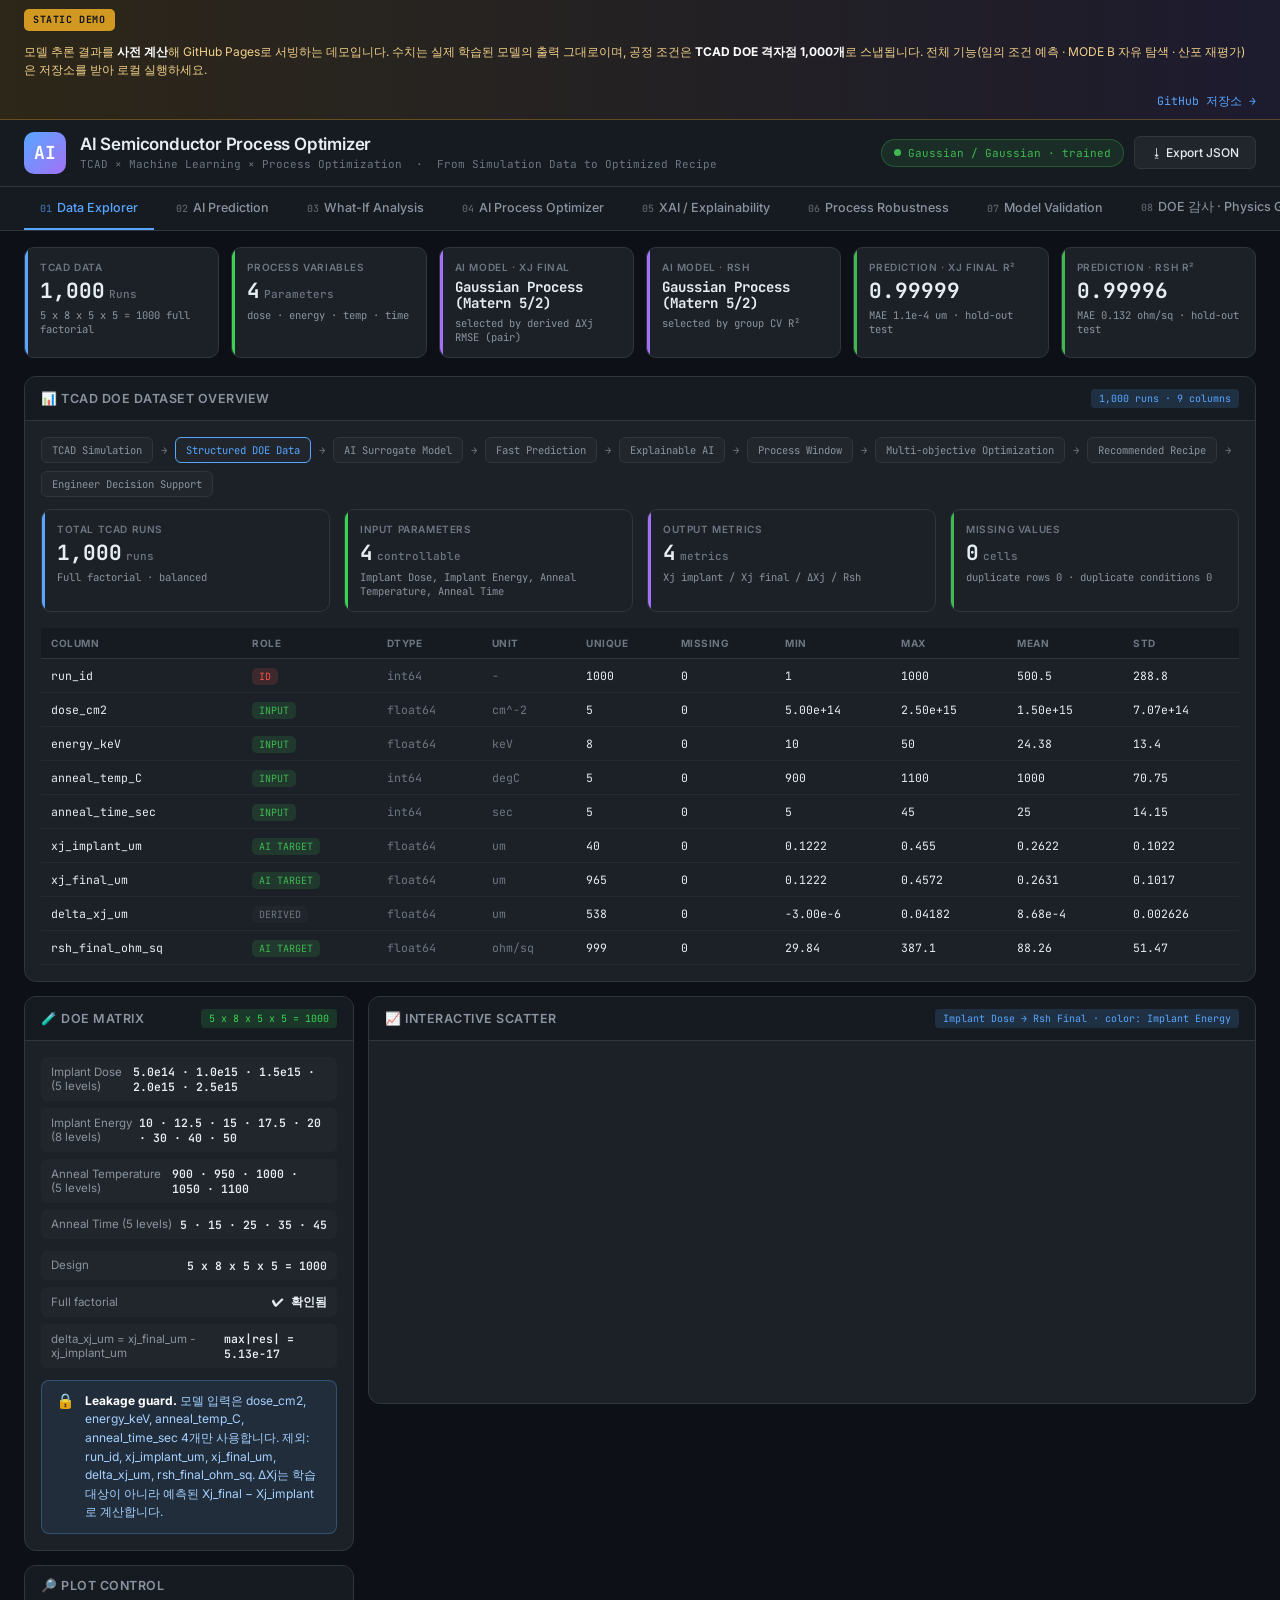
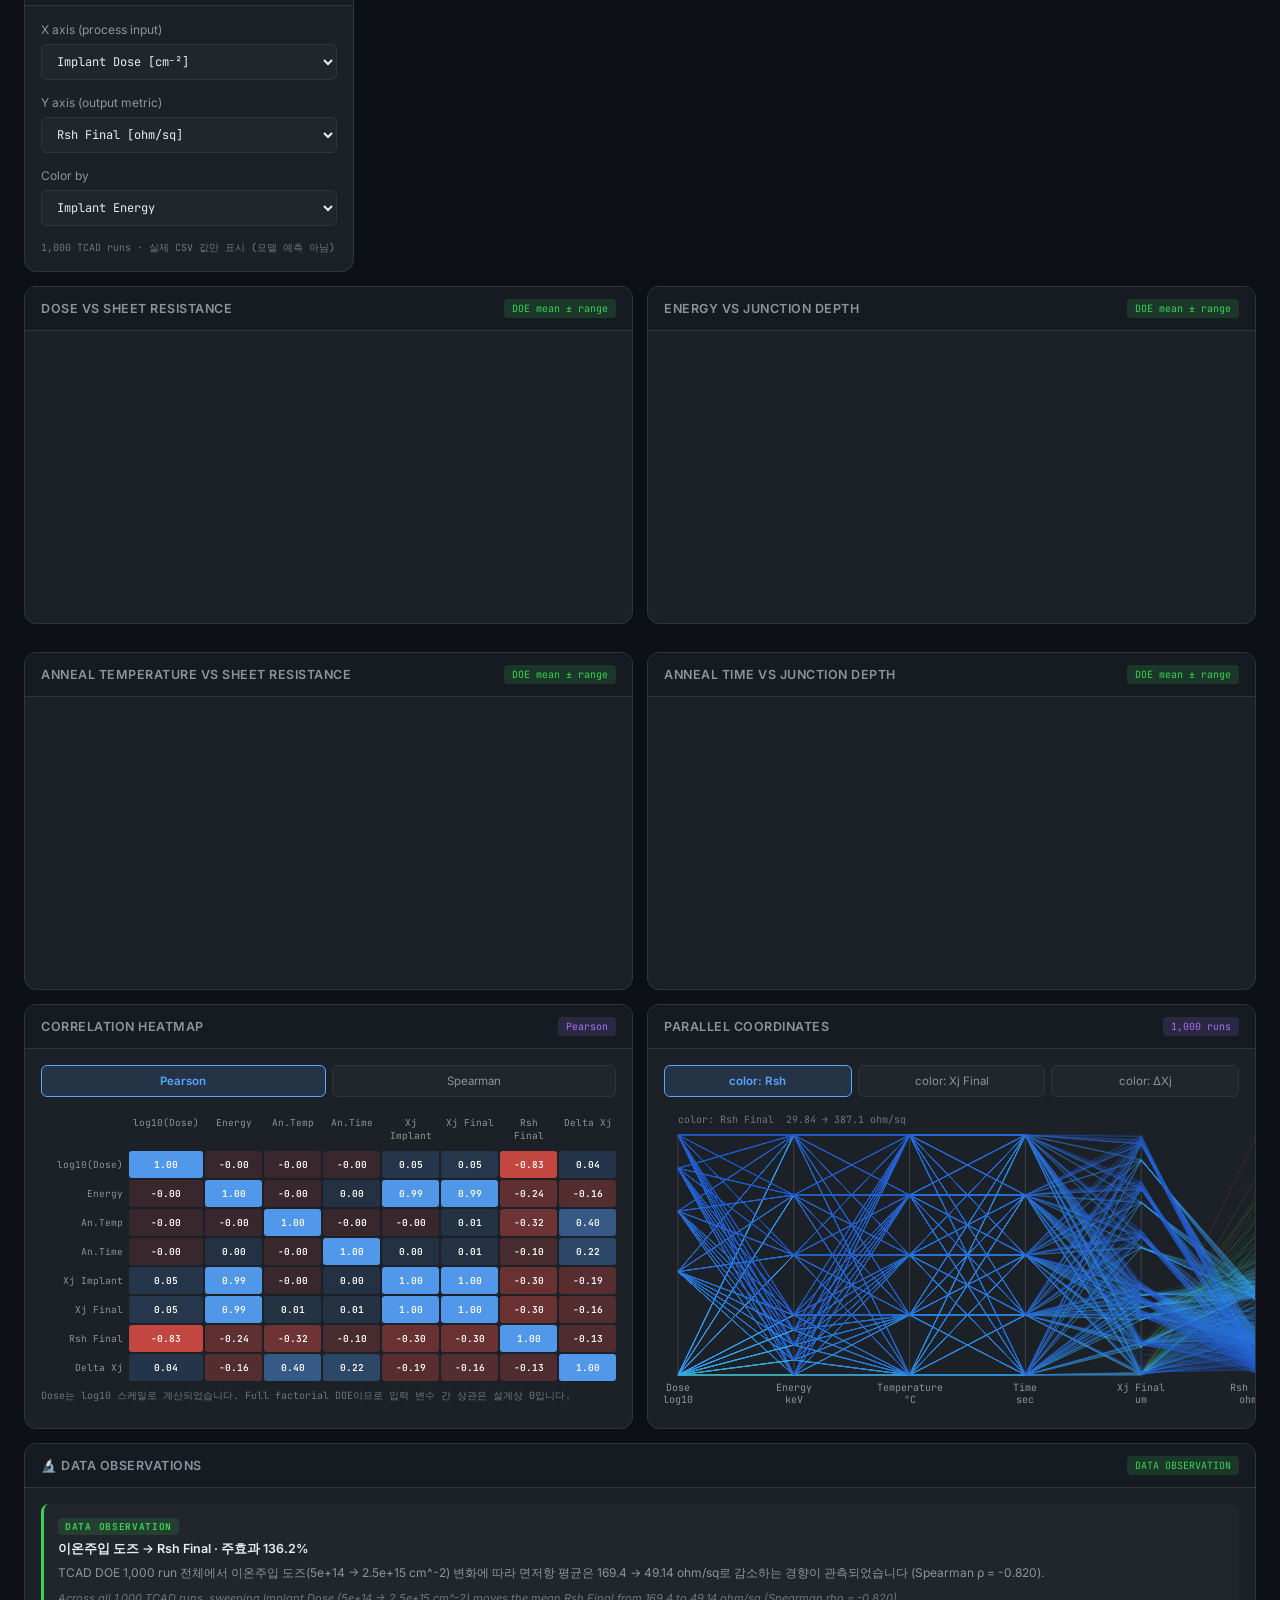
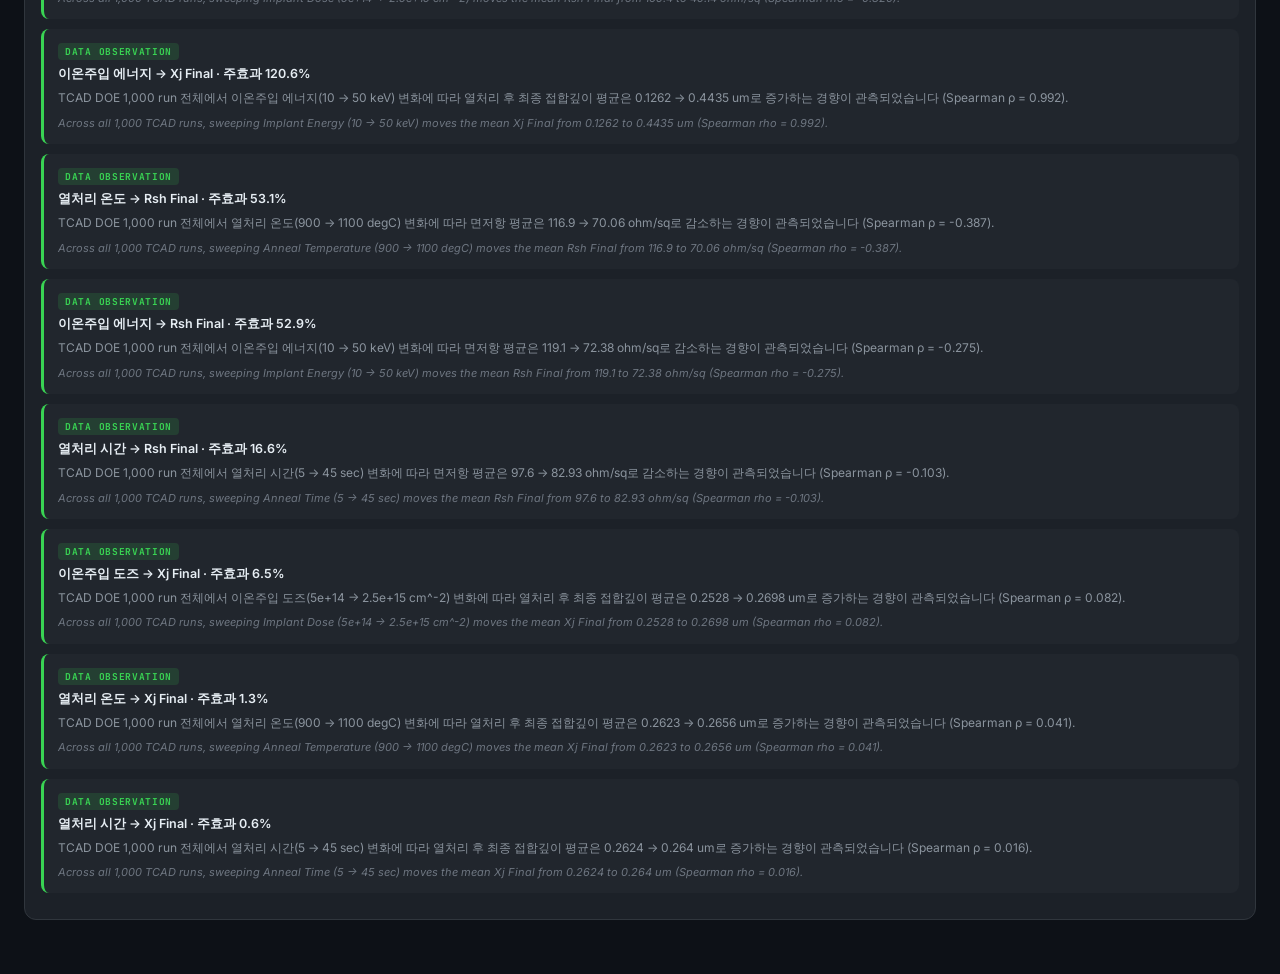
<file: docs/index.html>
<!DOCTYPE html>
<html lang="ko">
<head>
<meta charset="UTF-8">
<meta name="viewport" content="width=device-width, initial-scale=1.0">
<meta name="description" content="TCAD 기반 이온주입·열처리 공정 AI Surrogate 대시보드 정적 데모">
<title>[DEMO] AI Semiconductor Process Optimizer | TCAD × ML Process Optimization</title>
<link href="https://fonts.googleapis.com/css2?family=JetBrains+Mono:wght@400;500;600;700&family=Inter:wght@300;400;500;600;700&display=swap" rel="stylesheet">
<link rel="stylesheet" href="css/app.css">
<script src="vendor/chart.umd.js"></script>
</head>
<body>

<header class="header">
  <div class="logo-section">
    <div class="logo">AI</div>
    <div class="title-group">
      <h1>AI Semiconductor Process Optimizer</h1>
      <span>TCAD × Machine Learning × Process Optimization &nbsp;·&nbsp; From Simulation Data to Optimized Recipe</span>
    </div>
  </div>
  <div class="header-actions">
    <div class="status-badge" id="modelStatus"><span class="status-dot"></span><span id="modelStatusText">connecting…</span></div>
    <button class="btn" id="btnExport">⭳ Export JSON</button>
  </div>
</header>

<nav class="tabbar">
  <button class="tab active" data-tab="explorer"><span class="tab-num">01</span>Data Explorer</button>
  <button class="tab" data-tab="predict"><span class="tab-num">02</span>AI Prediction</button>
  <button class="tab" data-tab="whatif"><span class="tab-num">03</span>What-If Analysis</button>
  <button class="tab" data-tab="optimizer"><span class="tab-num">04</span>AI Process Optimizer</button>
  <button class="tab" data-tab="xai"><span class="tab-num">05</span>XAI / Explainability</button>
  <button class="tab" data-tab="robust"><span class="tab-num">06</span>Process Robustness</button>
  <button class="tab" data-tab="validation"><span class="tab-num">07</span>Model Validation</button>
  <button class="tab" data-tab="rigor"><span class="tab-num">08</span>DOE 감사 · Physics Guard</button>
</nav>

<section class="kpi-strip" id="kpiStrip"></section>

<main>

<!-- ============================================================ EXPLORER -->
<div class="tab-panel active" id="tab-explorer">

  <div class="panel">
    <div class="panel-header">
      <span class="panel-title">📊 TCAD DOE Dataset Overview</span>
      <span class="panel-badge" id="dsBadge">–</span>
    </div>
    <div class="panel-content">
      <div class="story-flow mb12" id="storyFlow"></div>
      <div class="grid-4" id="dsStats"></div>
      <div class="mt16 table-wrap">
        <table class="grid-table" id="colTable"></table>
      </div>
    </div>
  </div>

  <div class="layout-2col">
    <div class="col-left">
      <div class="panel">
        <div class="panel-header"><span class="panel-title">🧪 DOE Matrix</span><span class="panel-badge cyan" id="doeBadge">–</span></div>
        <div class="panel-content" id="doeMatrix"></div>
      </div>
      <div class="panel">
        <div class="panel-header"><span class="panel-title">🔎 Plot Control</span></div>
        <div class="panel-content">
          <div class="param-group">
            <div class="param-label"><span>X axis (process input)</span></div>
            <select class="param-select" id="exX"></select>
          </div>
          <div class="param-group">
            <div class="param-label"><span>Y axis (output metric)</span></div>
            <select class="param-select" id="exY"></select>
          </div>
          <div class="param-group">
            <div class="param-label"><span>Color by</span></div>
            <select class="param-select" id="exC"></select>
          </div>
          <div class="param-hint">1,000 TCAD runs · 실제 CSV 값만 표시 (모델 예측 아님)</div>
        </div>
      </div>
    </div>
    <div class="col-main">
      <div class="panel">
        <div class="panel-header"><span class="panel-title">📈 Interactive Scatter</span><span class="panel-badge" id="scatterBadge">–</span></div>
        <div class="panel-content"><div class="chart-box tall"><canvas id="exScatter"></canvas></div></div>
      </div>
    </div>
  </div>

  <div class="grid-2">
    <div class="panel">
      <div class="panel-header"><span class="panel-title">Dose vs Sheet Resistance</span><span class="panel-badge cyan">DOE mean ± range</span></div>
      <div class="panel-content"><div class="chart-box"><canvas id="chDoseRsh"></canvas></div></div>
    </div>
    <div class="panel">
      <div class="panel-header"><span class="panel-title">Energy vs Junction Depth</span><span class="panel-badge cyan">DOE mean ± range</span></div>
      <div class="panel-content"><div class="chart-box"><canvas id="chEnergyXj"></canvas></div></div>
    </div>
    <div class="panel">
      <div class="panel-header"><span class="panel-title">Anneal Temperature vs Sheet Resistance</span><span class="panel-badge cyan">DOE mean ± range</span></div>
      <div class="panel-content"><div class="chart-box"><canvas id="chTempRsh"></canvas></div></div>
    </div>
    <div class="panel">
      <div class="panel-header"><span class="panel-title">Anneal Time vs Junction Depth</span><span class="panel-badge cyan">DOE mean ± range</span></div>
      <div class="panel-content"><div class="chart-box"><canvas id="chTimeXj"></canvas></div></div>
    </div>
  </div>

  <div class="grid-2">
    <div class="panel">
      <div class="panel-header"><span class="panel-title">Correlation Heatmap</span><span class="panel-badge purple" id="corrBadge">Pearson</span>
      </div>
      <div class="panel-content">
        <div class="seg mb12" id="corrToggle">
          <button class="active" data-m="pearson">Pearson</button>
          <button data-m="spearman">Spearman</button>
        </div>
        <div id="corrHeat"></div>
        <div class="param-hint mt8">Dose는 log10 스케일로 계산되었습니다. Full factorial DOE이므로 입력 변수 간 상관은 설계상 0입니다.</div>
      </div>
    </div>
    <div class="panel">
      <div class="panel-header"><span class="panel-title">Parallel Coordinates</span><span class="panel-badge purple">1,000 runs</span></div>
      <div class="panel-content">
        <div class="seg mb12" id="pcColor">
          <button class="active" data-c="rsh_final_ohm_sq">color: Rsh</button>
          <button data-c="xj_final_um">color: Xj Final</button>
          <button data-c="delta_xj_um">color: ΔXj</button>
        </div>
        <canvas id="pcCanvas" height="300"></canvas>
      </div>
    </div>
  </div>

  <div class="panel">
    <div class="panel-header"><span class="panel-title">🔬 Data Observations</span><span class="panel-badge cyan">DATA OBSERVATION</span></div>
    <div class="panel-content" id="obsList"></div>
  </div>
</div>

<!-- ============================================================= PREDICT -->
<div class="tab-panel" id="tab-predict">
  <div id="predBanner"></div>
  <div class="layout-3col">
    <div class="col-left">
      <div class="panel">
        <div class="panel-header"><span class="panel-title">⚙ Process Parameters</span><span class="panel-badge">INPUT</span></div>
        <div class="panel-content">
          <div class="param-section">
            <div class="param-section-title">Ion Implantation</div>
            <div class="param-group">
              <div class="param-label"><span>Implant Dose</span><span class="param-value" id="vDose">–</span></div>
              <input type="range" class="param-slider" id="sDose" min="0" max="1" step="0.001">
              <div class="chip-row" id="chipDose"></div>
            </div>
            <div class="param-group">
              <div class="param-label"><span>Implant Energy</span><span class="param-value" id="vEnergy">–</span></div>
              <input type="range" class="param-slider" id="sEnergy" step="0.1">
              <div class="chip-row" id="chipEnergy"></div>
            </div>
          </div>
          <div class="param-section">
            <div class="param-section-title">Annealing (RTA)</div>
            <div class="param-group">
              <div class="param-label"><span>Anneal Temperature</span><span class="param-value" id="vTemp">–</span></div>
              <input type="range" class="param-slider" id="sTemp" step="1">
              <div class="chip-row" id="chipTemp"></div>
            </div>
            <div class="param-group">
              <div class="param-label"><span>Anneal Time</span><span class="param-value" id="vTime">–</span></div>
              <input type="range" class="param-slider" id="sTime" step="0.5">
              <div class="chip-row" id="chipTime"></div>
            </div>
          </div>
          <div class="param-section">
            <div class="row">
              <button class="btn primary block" id="btnPredict">▶ AI Predict</button>
            </div>
            <div class="row mt8">
              <button class="btn sm" id="btnResetPred">Reset</button>
              <button class="btn sm" id="btnRandomDoe">Random DOE point</button>
            </div>
            <div class="param-hint mt8" id="predTiming">–</div>
          </div>
        </div>
      </div>
    </div>

    <div class="col-main">
      <div class="panel">
        <div class="panel-header"><span class="panel-title">🧱 Predicted Junction Profile</span><span class="panel-badge" id="profBadge">schematic</span></div>
        <div class="panel-content">
          <canvas id="junctionCanvas" height="250"></canvas>
          <div class="param-hint mt8">모델이 예측한 Xj_implant / Xj_final 값을 실리콘 단면 스케일로 시각화한 개념도입니다. 실제 doping profile 시뮬레이션 결과가 아닙니다.</div>
        </div>
      </div>
      <div class="panel">
        <div class="panel-header"><span class="panel-title">📉 Local Sensitivity (현재 조건 기준)</span><span class="panel-badge purple">surrogate sweep</span></div>
        <div class="panel-content"><div class="chart-box"><canvas id="sensChart"></canvas></div></div>
      </div>
    </div>

    <div class="col-right">
      <div class="panel">
        <div class="panel-header"><span class="panel-title">📊 Prediction Result</span><span class="panel-badge" id="predStatus">Ready</span></div>
        <div class="panel-content">
          <div class="results-grid" id="predResults">
            <div class="empty-state">AI Predict 버튼을 눌러 예측을 실행하세요.</div>
          </div>
        </div>
      </div>
      <div class="panel">
        <div class="panel-header"><span class="panel-title">🎯 Nearest TCAD DOE Run</span><span class="panel-badge cyan" id="nearBadge">–</span></div>
        <div class="panel-content" id="nearestBox"><div class="empty-state">–</div></div>
      </div>
    </div>
  </div>

  <div class="grid-2">
    <div class="panel">
      <div class="panel-header"><span class="panel-title">🧠 Local XAI · SHAP Contribution</span><span class="panel-badge purple">exact Shapley</span></div>
      <div class="panel-content" id="localXai"><div class="empty-state">예측 실행 후 표시됩니다.</div></div>
    </div>
    <div class="panel">
      <div class="panel-header"><span class="panel-title">💡 AI Process Insight</span><span class="panel-badge yellow">3-level evidence</span></div>
      <div class="panel-content" id="insightBox"><div class="empty-state">예측 실행 후 표시됩니다.</div></div>
    </div>
  </div>

  <div class="panel" id="llmPanel">
    <div class="panel-header"><span class="panel-title">🤖 LLM Narrative (optional)</span><span class="panel-badge" id="llmBadge">disabled</span></div>
    <div class="panel-content" id="llmBox"></div>
  </div>
</div>

<!-- ============================================================== WHATIF -->
<div class="tab-panel" id="tab-whatif">
  <div class="layout-2col">
    <div class="col-left">
      <div class="panel">
        <div class="panel-header"><span class="panel-title">⚙ Base Condition</span><span class="panel-badge">FIXED</span></div>
        <div class="panel-content" id="wiBase"></div>
      </div>
      <div class="panel">
        <div class="panel-header"><span class="panel-title">↔ Sweep Parameter</span></div>
        <div class="panel-content">
          <div class="seg" id="wiParam">
            <button data-p="dose_cm2">Dose</button>
            <button data-p="energy_keV">Energy</button>
            <button class="active" data-p="anneal_temp_C">Temp</button>
            <button data-p="anneal_time_sec">Time</button>
          </div>
          <div class="param-group mt16">
            <div class="param-label"><span>Sweep points</span><span class="param-value" id="vWiN">61</span></div>
            <input type="range" class="param-slider" id="sWiN" min="11" max="201" step="10" value="61">
          </div>
          <button class="btn primary block mt8" id="btnSweep">▶ Run Sweep</button>
          <div class="param-hint mt8">기준 조건은 AI Prediction 탭의 값을 그대로 사용합니다.</div>
        </div>
      </div>
      <div class="panel">
        <div class="panel-header"><span class="panel-title">📐 Sweep Summary</span></div>
        <div class="panel-content" id="wiSummary"><div class="empty-state">–</div></div>
      </div>
    </div>
    <div class="col-main">
      <div class="panel">
        <div class="panel-header"><span class="panel-title">Xj Final / Xj Implant vs <span id="wiT1">Anneal Temperature</span></span><span class="panel-badge cyan" id="wiBadge1">–</span></div>
        <div class="panel-content"><div class="chart-box"><canvas id="wiXjChart"></canvas></div></div>
      </div>
      <div class="panel">
        <div class="panel-header"><span class="panel-title">Sheet Resistance vs <span id="wiT2">Anneal Temperature</span></span><span class="panel-badge cyan" id="wiBadge2">–</span></div>
        <div class="panel-content"><div class="chart-box"><canvas id="wiRshChart"></canvas></div></div>
      </div>
    </div>
  </div>

  <div class="panel">
    <div class="panel-header">
      <span class="panel-title">🪟 Process Window Overview · 4-parameter sweep</span>
      <span class="panel-badge purple">surrogate model</span>
    </div>
    <div class="panel-content">
      <div class="grid-4" id="wiAllGrid">
        <div class="chart-box short"><canvas id="wiAll0"></canvas></div>
        <div class="chart-box short"><canvas id="wiAll1"></canvas></div>
        <div class="chart-box short"><canvas id="wiAll2"></canvas></div>
        <div class="chart-box short"><canvas id="wiAll3"></canvas></div>
      </div>
      <div class="param-hint mt8">각 그래프는 나머지 3개 변수를 기준 조건에 고정한 상태에서 해당 변수만 학습 범위 전체로 변화시킨 surrogate 예측입니다. ● 점은 조건이 일치하는 실제 TCAD run입니다.</div>
    </div>
  </div>
</div>

<!-- =========================================================== OPTIMIZER -->
<div class="tab-panel" id="tab-optimizer">
  <div class="layout-3col">
    <div class="col-left">
      <div class="panel">
        <div class="panel-header"><span class="panel-title">🎯 Target Spec</span><span class="panel-badge">GOAL</span></div>
        <div class="panel-content">
          <div class="param-section">
            <div class="param-section-title">Junction Depth</div>
            <div class="param-group">
              <div class="param-label"><span>Target Xj Final [um]</span><span class="param-value" id="vOptXj">0.25</span></div>
              <input type="range" class="param-slider" id="sOptXj" step="0.001">
              <div class="param-hint" id="optXjRange">–</div>
            </div>
            <div class="param-group">
              <div class="param-label"><span>Tolerance ± [um]</span><span class="param-value" id="vOptTol">0.010</span></div>
              <input type="range" class="param-slider" id="sOptTol" min="0.001" max="0.05" step="0.001" value="0.01">
            </div>
          </div>
          <div class="param-section">
            <div class="param-section-title">Sheet Resistance</div>
            <div class="seg" id="optRshMode">
              <button class="active" data-m="minimize">최소화</button>
              <button data-m="constraint">상한 지정</button>
            </div>
            <div class="param-group mt12 hidden" id="rshMaxGroup">
              <div class="param-label"><span>Rsh ≤ [ohm/sq]</span><span class="param-value" id="vOptRsh">80</span></div>
              <input type="range" class="param-slider" id="sOptRsh" step="1">
            </div>
          </div>
          <div class="param-section">
            <div class="param-section-title">Multi-objective Weight</div>
            <div class="param-group">
              <div class="param-label"><span>Xj 정확도 ↔ Rsh 최소화</span><span class="param-value" id="vOptW">0.6 / 0.4</span></div>
              <input type="range" class="param-slider" id="sOptW" min="0" max="1" step="0.05" value="0.6">
              <div class="param-hint">score = (w_xj·|ΔXj|/range + w_rsh·Rsh_norm) / (w_xj+w_rsh) · 낮을수록 우수</div>
            </div>
          </div>
          <div class="param-section">
            <div class="param-section-title">Search Mode</div>
            <div class="seg" id="optMode">
              <button class="active" data-m="doe">MODE A · Validated DOE</button>
              <button data-m="ai">MODE B · AI Interpolation</button>
            </div>
            <div class="param-hint mt8" id="optModeHint">실제 TCAD 1,000 조건 중에서 탐색합니다. 추가 보간 오차가 없습니다.</div>
          </div>
          <div class="param-section">
            <div class="param-section-title">Constraint (optional lock)</div>
            <div class="param-group">
              <div class="param-label"><span>Lock parameter</span></div>
              <select class="param-select" id="optLockKey">
                <option value="">없음</option>
                <option value="dose_cm2">Dose 고정</option>
                <option value="energy_keV">Energy 고정</option>
                <option value="anneal_temp_C">Anneal Temp 고정</option>
                <option value="anneal_time_sec">Anneal Time 고정</option>
              </select>
            </div>
            <div class="param-group hidden" id="optLockValGroup">
              <div class="param-label"><span>Lock value</span></div>
              <select class="param-select" id="optLockVal"></select>
            </div>
          </div>
          <div class="param-section">
            <div class="param-section-title">Robustness</div>
            <div class="seg" id="optRobust">
              <button class="active" data-r="0">Nominal only</button>
              <button data-r="1">+ 산포 재평가</button>
            </div>
            <div class="param-hint mt8">실측 기준 장비 산포로 Top-N을 Monte-Carlo 재평가하여 <b>수율 기준 순위</b>를 함께 계산합니다.</div>
          </div>
          <button class="btn primary block" id="btnOptimize">▶ Run AI Optimization</button>
          <div class="param-hint mt8" id="optTiming">–</div>
        </div>
      </div>
    </div>

    <div class="col-main">
      <div id="optBanner"></div>
      <div class="panel">
        <div class="panel-header">
          <span class="panel-title">📌 Pareto Frontier · Xj Error vs Sheet Resistance</span>
          <span class="panel-badge purple" id="paretoBadge">–</span>
        </div>
        <div class="panel-content"><div class="chart-box tall"><canvas id="paretoChart"></canvas></div></div>
      </div>
      <div class="panel">
        <div class="panel-header"><span class="panel-title">🏆 Recommended Process Recipes</span><span class="panel-badge" id="recipeBadge">–</span></div>
        <div class="panel-content table-wrap"><table class="grid-table" id="recipeTable"></table></div>
      </div>
      <div class="panel hidden" id="robustPanel">
        <div class="panel-header">
          <span class="panel-title">🎲 산포 반영 재순위 · Nominal vs Robust</span>
          <span class="panel-badge yellow" id="robustBadge">–</span>
        </div>
        <div class="panel-content table-wrap"><table class="grid-table" id="robustTable"></table></div>
      </div>
    </div>

    <div class="col-right">
      <div class="panel">
        <div class="panel-header"><span class="panel-title">🔍 Search Summary</span></div>
        <div class="panel-content" id="optSummary"><div class="empty-state">최적화를 실행하세요.</div></div>
      </div>
      <div class="panel">
        <div class="panel-header"><span class="panel-title">💡 AI Process Insight</span><span class="panel-badge yellow">3-level evidence</span></div>
        <div class="panel-content" id="optInsight"><div class="empty-state">–</div></div>
      </div>
    </div>
  </div>
</div>

<!-- ================================================================= XAI -->
<div class="tab-panel" id="tab-xai">
  <div class="banner info">
    <span class="banner-icon">🧠</span>
    <div>
      <b>Global Explainability.</b> Permutation Feature Importance는 hold-out test set에서 각 변수를 무작위로 섞었을 때의 R² 감소량으로 측정했습니다(30회 반복).
      Global SHAP은 4개 변수 전체 조합(2⁴=16 coalition)에 대한 정확한 interventional Shapley value의 평균 절대값입니다. 두 값 모두 학습된 모델에서 실제 계산되었습니다.
    </div>
  </div>
  <div class="grid-3" id="xaiGlobal"></div>
  <div class="panel">
    <div class="panel-header"><span class="panel-title">📚 XAI Method</span></div>
    <div class="panel-content" id="xaiMethod"></div>
  </div>
</div>

<!-- ============================================================== ROBUST -->
<div class="tab-panel" id="tab-robust">
  <div class="banner info">
    <span class="banner-icon">🎲</span>
    <div>
      <b>왜 필요한가.</b> TCAD DOE는 결정론적이라 한 조건에 답이 하나뿐이고 surrogate는 이를 1e-8 수준으로 재현합니다.
      그러나 실제 라인은 모든 setpoint에 산포가 실립니다. 산포를 고려하지 않은 "최적 조건"은 목표값에 정확히 맞으면서도
      웨이퍼 대부분을 spec 밖으로 흘려보낼 수 있습니다. 이 탭은 <b>실측 라인에서 측정한 산포 크기</b>를 기준으로
      Monte-Carlo를 돌려 <b>spec 수율 · Cpk · 어떤 변수의 산포가 결과 산포를 지배하는지</b>를 계산합니다.
    </div>
  </div>

  <div class="panel">
    <div class="panel-header">
      <span class="panel-title">📏 실측 공정 산포 레퍼런스</span>
      <span class="panel-badge cyan" id="varBadge">–</span>
    </div>
    <div class="panel-content" id="varRef"><div class="empty-state">loading…</div></div>
  </div>

  <div class="layout-3col">
    <div class="col-left">
      <div class="panel">
        <div class="panel-header"><span class="panel-title">⚙ Nominal Recipe</span><span class="panel-badge">SETPOINT</span></div>
        <div class="panel-content">
          <div id="rbBase"></div>
          <div class="param-hint mt8">AI Prediction 탭의 조건을 그대로 사용합니다.</div>
        </div>
      </div>
      <div class="panel">
        <div class="panel-header"><span class="panel-title">🎯 Spec</span></div>
        <div class="panel-content">
          <div class="param-group">
            <div class="param-label"><span>Target Xj Final [um]</span><span class="param-value" id="vRbXj">0.250</span></div>
            <input type="range" class="param-slider" id="sRbXj" step="0.001">
          </div>
          <div class="param-group">
            <div class="param-label"><span>Xj Tolerance ± [um]</span><span class="param-value" id="vRbTol">0.004</span></div>
            <input type="range" class="param-slider" id="sRbTol" min="0.001" max="0.02" step="0.0005" value="0.004">
          </div>
          <div class="param-group">
            <div class="param-label"><span>Rsh 상한 [ohm/sq]</span><span class="param-value" id="vRbRsh">–</span></div>
            <input type="range" class="param-slider" id="sRbRsh" step="1">
          </div>
        </div>
      </div>
      <div class="panel">
        <div class="panel-header"><span class="panel-title">📐 Equipment Tolerance (1σ)</span></div>
        <div class="panel-content">
          <div class="seg mb12" id="rbPreset"></div>
          <div id="rbCvControls"></div>
          <button class="btn primary block mt8" id="btnRobust">▶ Run Monte-Carlo</button>
          <div class="param-hint mt8" id="rbTiming">–</div>
        </div>
      </div>
    </div>

    <div class="col-main">
      <div id="rbWarn"></div>
      <div class="panel">
        <div class="panel-header"><span class="panel-title">📊 Xj Final 분포 vs Spec</span><span class="panel-badge purple" id="rbXjBadge">–</span></div>
        <div class="panel-content"><div class="chart-box"><canvas id="rbXjHist"></canvas></div></div>
      </div>
      <div class="panel">
        <div class="panel-header"><span class="panel-title">📊 Sheet Resistance 분포 vs 상한</span><span class="panel-badge cyan" id="rbRshBadge">–</span></div>
        <div class="panel-content"><div class="chart-box"><canvas id="rbRshHist"></canvas></div></div>
      </div>
      <div class="panel">
        <div class="panel-header">
          <span class="panel-title">🔧 산포 기여도 · 어떤 변수의 산포를 잡아야 하는가</span>
          <span class="panel-badge yellow">variance decomposition</span>
        </div>
        <div class="panel-content" id="rbDecomp"><div class="empty-state">–</div></div>
      </div>
    </div>

    <div class="col-right">
      <div class="panel">
        <div class="panel-header"><span class="panel-title">✅ Spec 수율</span><span class="panel-badge" id="rbYieldBadge">–</span></div>
        <div class="panel-content" id="rbYield"><div class="empty-state">Monte-Carlo를 실행하세요.</div></div>
      </div>
      <div class="panel">
        <div class="panel-header"><span class="panel-title">🔬 두 가지 불확실성</span><span class="panel-badge purple">model vs process</span></div>
        <div class="panel-content" id="rbUnc"><div class="empty-state">–</div></div>
      </div>
    </div>
  </div>
</div>

<!-- ========================================================== VALIDATION -->
<div class="tab-panel" id="tab-validation">
  <div class="banner warn" id="valDisclaimer"></div>
  <div class="panel">
    <div class="panel-header"><span class="panel-title">🧾 Dataset Coverage & Split</span><span class="panel-badge" id="valCovBadge">–</span></div>
    <div class="panel-content" id="valCoverage"></div>
  </div>
  <div id="valTargets"></div>
  <div class="footer-note" id="valFooter"></div>
</div>

<div class="tab-panel" id="tab-rigor">
  <div class="banner warn" id="rigorDisclaimer"></div>

  <div class="panel">
    <div class="panel-header"><span class="panel-title">📉 DOE 정보량 — 1,000 run 중 몇 개가 필요한가</span><span class="panel-badge" id="rigorCurveBadge">–</span></div>
    <div class="panel-content">
      <div class="chart-box tall"><canvas id="rigorCurveChart"></canvas></div>
      <div id="rigorCurveNote"></div>
    </div>
  </div>

  <div class="panel">
    <div class="panel-header"><span class="panel-title">🧭 물리 단조성 검사 — 기대 방향 위반 횟수</span><span class="panel-badge" id="rigorMonoBadge">–</span></div>
    <div class="panel-content" id="rigorMono"></div>
  </div>

  <div class="panel">
    <div class="panel-header"><span class="panel-title">🛡 Physics Guard — dose 축 등장성 투영</span><span class="panel-badge" id="rigorGuardBadge">–</span></div>
    <div class="panel-content">
      <div class="chart-box short"><canvas id="rigorGuardChart"></canvas></div>
      <div id="rigorGuard"></div>
    </div>
  </div>

  <div class="panel">
    <div class="panel-header"><span class="panel-title">🏭 지역 적합성 — 충북 반도체 산업 구조</span><span class="panel-badge" id="rigorRegionBadge">–</span></div>
    <div class="panel-content" id="rigorRegion"></div>
  </div>

  <div class="footer-note" id="rigorFooter"></div>
</div>

</main>

<script src="js/core.js"></script>
<script src="js/demo-shim.js"></script>
<script src="js/explorer.js"></script>
<script src="js/predict.js"></script>
<script src="js/whatif.js"></script>
<script src="js/optimizer.js"></script>
<script src="js/xai.js"></script>
<script src="js/robust.js"></script>
<script src="js/validation.js"></script>
<script src="js/rigor.js"></script>
<script src="js/main.js"></script>
</body>
</html>
</file>
<file: docs/css/app.css>
/* ==========================================================================
   AI Semiconductor Process Optimizer
   Dark Semiconductor Engineering Theme
   Design tokens inherited from tcad_simulator.html
   ========================================================================== */

:root {
    --bg-primary: #0d1117;
    --bg-secondary: #161b22;
    --bg-tertiary: #21262d;
    --bg-card: #1c2128;
    --border-color: #30363d;
    --border-highlight: #58a6ff;
    --text-primary: #e6edf3;
    --text-secondary: #8b949e;
    --text-muted: #6e7681;
    --accent-blue: #58a6ff;
    --accent-cyan: #39d353;
    --accent-green: #3fb950;
    --accent-yellow: #d29922;
    --accent-orange: #db6d28;
    --accent-red: #f85149;
    --accent-purple: #a371f7;
    --accent-pink: #db61a2;
    --mono: 'JetBrains Mono', 'Cascadia Mono', 'Consolas', monospace;
}

* { margin: 0; padding: 0; box-sizing: border-box; }

body {
    font-family: 'Inter', 'Malgun Gothic', -apple-system, BlinkMacSystemFont, sans-serif;
    background: var(--bg-primary);
    color: var(--text-primary);
    min-height: 100vh;
    overflow-x: hidden;
    font-size: 14px;
}

::-webkit-scrollbar { width: 10px; height: 10px; }
::-webkit-scrollbar-track { background: var(--bg-secondary); }
::-webkit-scrollbar-thumb { background: var(--bg-tertiary); border-radius: 5px; }
::-webkit-scrollbar-thumb:hover { background: var(--border-color); }

/* ---------------------------------------------------------------- header */
.header {
    background: var(--bg-secondary);
    border-bottom: 1px solid var(--border-color);
    padding: 12px 24px;
    display: flex;
    justify-content: space-between;
    align-items: center;
    position: sticky;
    top: 0;
    z-index: 100;
}
.logo-section { display: flex; align-items: center; gap: 14px; }
.logo {
    width: 42px; height: 42px;
    background: linear-gradient(135deg, var(--accent-blue), var(--accent-purple));
    border-radius: 10px;
    display: flex; align-items: center; justify-content: center;
    font-size: 18px; font-weight: 700; color: #fff;
    font-family: var(--mono);
}
.title-group h1 { font-size: 17px; font-weight: 600; letter-spacing: -0.2px; }
.title-group span {
    font-size: 11px; color: var(--text-muted); font-family: var(--mono);
}
.header-actions { display: flex; gap: 10px; align-items: center; }

.status-badge {
    display: flex; align-items: center; gap: 7px;
    padding: 6px 12px; border-radius: 20px;
    background: rgba(63, 185, 80, 0.12);
    border: 1px solid rgba(63, 185, 80, 0.3);
    font-size: 11px; color: var(--accent-green); font-family: var(--mono);
}
.status-badge.warn { background: rgba(210,153,34,.12); border-color: rgba(210,153,34,.35); color: var(--accent-yellow); }
.status-badge.err  { background: rgba(248,81,73,.12);  border-color: rgba(248,81,73,.35);  color: var(--accent-red); }
.status-dot {
    width: 7px; height: 7px; border-radius: 50%; background: currentColor;
    animation: pulse 2s infinite;
}
@keyframes pulse { 0%,100% { opacity: 1; } 50% { opacity: .35; } }

.btn {
    padding: 8px 16px; border-radius: 6px; font-size: 12px; font-weight: 500;
    cursor: pointer; transition: all .18s;
    border: 1px solid var(--border-color);
    background: var(--bg-tertiary); color: var(--text-primary);
    font-family: inherit;
}
.btn:hover { border-color: var(--border-highlight); background: var(--bg-card); }
.btn.primary { background: var(--accent-blue); border-color: var(--accent-blue); color: #fff; }
.btn.primary:hover { background: #4c9aed; }
.btn.primary:disabled { opacity: .5; cursor: not-allowed; }
.btn.block { width: 100%; }
.btn.sm { padding: 5px 10px; font-size: 11px; }

/* ------------------------------------------------------------------ tabs */
.tabbar {
    display: flex; gap: 6px; padding: 0 24px;
    background: var(--bg-secondary);
    border-bottom: 1px solid var(--border-color);
    overflow-x: auto;
    position: sticky; top: 67px; z-index: 90;
}
.tab {
    padding: 12px 16px; font-size: 12.5px; font-weight: 500;
    color: var(--text-secondary); background: transparent;
    border: none; border-bottom: 2px solid transparent;
    cursor: pointer; transition: all .18s; white-space: nowrap;
    font-family: inherit;
}
.tab:hover { color: var(--text-primary); }
.tab.active { color: var(--accent-blue); border-bottom-color: var(--accent-blue); }
.tab .tab-num { font-family: var(--mono); font-size: 10px; opacity: .6; margin-right: 5px; }

.tab-panel { display: none; padding: 18px 24px 40px; }
.tab-panel.active { display: block; }

/* ------------------------------------------------------------------- kpi */
.kpi-strip {
    display: grid; grid-template-columns: repeat(auto-fit, minmax(190px, 1fr));
    gap: 12px; padding: 16px 24px 0;
}
.kpi-card {
    background: var(--bg-card); border: 1px solid var(--border-color);
    border-radius: 10px; padding: 13px 15px; position: relative; overflow: hidden;
}
.kpi-card::before {
    content: ''; position: absolute; left: 0; top: 0; bottom: 0; width: 3px;
    background: var(--accent-blue);
}
.kpi-card.cyan::before { background: var(--accent-cyan); }
.kpi-card.purple::before { background: var(--accent-purple); }
.kpi-card.green::before { background: var(--accent-green); }
.kpi-card.yellow::before { background: var(--accent-yellow); }
.kpi-label {
    font-size: 10px; color: var(--text-muted); text-transform: uppercase;
    letter-spacing: .6px; margin-bottom: 6px; font-weight: 600;
}
.kpi-value { font-size: 21px; font-weight: 700; font-family: var(--mono); line-height: 1.15; }
.kpi-value.sm { font-size: 14px; }
.kpi-unit { font-size: 11px; color: var(--text-muted); margin-left: 4px; font-weight: 500; }
.kpi-sub { font-size: 10.5px; color: var(--text-secondary); margin-top: 5px; font-family: var(--mono); }

/* ----------------------------------------------------------------- panel */
.panel {
    background: var(--bg-card); border: 1px solid var(--border-color);
    border-radius: 12px; overflow: hidden; margin-bottom: 14px;
}
.panel-header {
    padding: 12px 16px; border-bottom: 1px solid var(--border-color);
    display: flex; justify-content: space-between; align-items: center;
    background: var(--bg-secondary); gap: 10px; flex-wrap: wrap;
}
.panel-title {
    font-size: 12.5px; font-weight: 600; color: var(--text-secondary);
    text-transform: uppercase; letter-spacing: .5px;
    display: flex; align-items: center; gap: 8px;
}
.panel-badge {
    font-size: 10px; padding: 3px 8px; border-radius: 4px;
    font-family: var(--mono);
    background: rgba(88,166,255,.15); color: var(--accent-blue);
}
.panel-badge.cyan   { background: rgba(57,211,83,.15);  color: var(--accent-cyan); }
.panel-badge.purple { background: rgba(163,113,247,.15); color: var(--accent-purple); }
.panel-badge.yellow { background: rgba(210,153,34,.15); color: var(--accent-yellow); }
.panel-badge.red    { background: rgba(248,81,73,.15);  color: var(--accent-red); }
.panel-badge.green  { background: rgba(63,185,80,.15);  color: var(--accent-green); }
.panel-content { padding: 16px; }
.panel-content.tight { padding: 12px; }

/* ---------------------------------------------------------------- layout */
.layout-3col { display: grid; grid-template-columns: 330px 1fr 370px; gap: 14px; align-items: start; }
.layout-2col { display: grid; grid-template-columns: 330px 1fr; gap: 14px; align-items: start; }
.grid-2 { display: grid; grid-template-columns: repeat(2, 1fr); gap: 14px; }
.grid-3 { display: grid; grid-template-columns: repeat(3, 1fr); gap: 14px; }
.grid-4 { display: grid; grid-template-columns: repeat(4, 1fr); gap: 14px; }
@media (max-width: 1450px) {
    .layout-3col { grid-template-columns: 300px 1fr; }
    .layout-3col > .col-right { grid-column: 1 / -1; }
}
@media (max-width: 1080px) {
    .layout-3col, .layout-2col, .grid-2, .grid-3, .grid-4 { grid-template-columns: 1fr; }
    .layout-3col > .col-right { grid-column: auto; }
}

/* Grid items default to min-width:auto, which lets a wide table or canvas push
   a `1fr` track past its share and squeeze the neighbouring fixed columns. */
.layout-3col > *, .layout-2col > *,
.grid-2 > *, .grid-3 > *, .grid-4 > * { min-width: 0; }

/* ------------------------------------------------------------- parameters */
.param-section { margin-bottom: 18px; }
.param-section:last-child { margin-bottom: 0; }
.param-section-title {
    font-size: 10.5px; font-weight: 600; color: var(--text-muted);
    text-transform: uppercase; letter-spacing: .5px;
    margin-bottom: 12px; padding-bottom: 7px;
    border-bottom: 1px solid var(--border-color);
}
.param-group { margin-bottom: 15px; }
.param-label { display: flex; justify-content: space-between; align-items: center; margin-bottom: 7px; }
.param-label span { font-size: 12px; color: var(--text-secondary); }
.param-value {
    font-family: var(--mono); font-size: 11px; color: var(--accent-blue);
    background: var(--bg-tertiary); padding: 2px 7px; border-radius: 4px;
}
.param-slider {
    width: 100%; height: 6px; border-radius: 3px; background: var(--bg-tertiary);
    outline: none; -webkit-appearance: none; appearance: none; cursor: pointer;
}
.param-slider::-webkit-slider-thumb {
    -webkit-appearance: none; appearance: none;
    width: 16px; height: 16px; border-radius: 50%;
    background: var(--accent-blue); cursor: pointer;
    border: 2px solid var(--bg-primary); box-shadow: 0 2px 6px rgba(0,0,0,.35);
}
.param-slider::-moz-range-thumb {
    width: 14px; height: 14px; border-radius: 50%; background: var(--accent-blue);
    cursor: pointer; border: 2px solid var(--bg-primary);
}
.param-select, .param-input {
    width: 100%; padding: 8px 11px; border-radius: 6px;
    border: 1px solid var(--border-color); background: var(--bg-tertiary);
    color: var(--text-primary); font-size: 12px; outline: none;
    font-family: var(--mono);
}
.param-select { cursor: pointer; }
.param-select:focus, .param-input:focus { border-color: var(--accent-blue); }
.param-hint { font-size: 10px; color: var(--text-muted); margin-top: 5px; font-family: var(--mono); }

.chip-row { display: flex; gap: 6px; flex-wrap: wrap; margin-top: 7px; }
.chip {
    padding: 4px 9px; border-radius: 5px; font-size: 10.5px; font-family: var(--mono);
    border: 1px solid var(--border-color); background: var(--bg-tertiary);
    color: var(--text-secondary); cursor: pointer; transition: all .15s;
}
.chip:hover { border-color: var(--accent-blue); color: var(--text-primary); }
.chip.active { border-color: var(--accent-blue); background: rgba(88,166,255,.14); color: var(--accent-blue); }

.seg { display: flex; gap: 6px; flex-wrap: wrap; }
.seg button {
    flex: 1; min-width: 78px; padding: 8px 6px; border-radius: 6px;
    border: 1px solid var(--border-color); background: var(--bg-tertiary);
    color: var(--text-secondary); font-size: 11.5px; cursor: pointer;
    transition: all .15s; font-family: inherit;
}
.seg button:hover { color: var(--text-primary); border-color: var(--text-muted); }
.seg button.active { border-color: var(--accent-blue); background: rgba(88,166,255,.14); color: var(--accent-blue); font-weight: 600; }

/* --------------------------------------------------------------- results */
.results-grid { display: grid; grid-template-columns: repeat(2, 1fr); gap: 10px; }
.result-card {
    background: var(--bg-tertiary); border-radius: 8px; padding: 13px;
    border: 1px solid transparent; transition: border-color .2s;
}
.result-card.hero { grid-column: 1 / -1; border-color: rgba(88,166,255,.35); background: rgba(88,166,255,.07); }
.result-label {
    font-size: 10px; color: var(--text-muted); text-transform: uppercase;
    letter-spacing: .5px; margin-bottom: 6px; font-weight: 600;
}
.result-value { font-size: 20px; font-weight: 700; font-family: var(--mono); color: var(--text-primary); }
.result-card.hero .result-value { font-size: 27px; color: var(--accent-blue); }
.result-unit { font-size: 11px; color: var(--text-muted); margin-left: 5px; font-weight: 500; }
.result-sub { font-size: 10px; color: var(--text-secondary); margin-top: 6px; font-family: var(--mono); }

/* --------------------------------------------------------------- banners */
.banner {
    border-radius: 8px; padding: 11px 14px; font-size: 12px; line-height: 1.55;
    margin-bottom: 12px; border: 1px solid; display: flex; gap: 10px; align-items: flex-start;
}
.banner .banner-icon { font-size: 15px; line-height: 1.2; }
.banner.ok    { background: rgba(63,185,80,.09);  border-color: rgba(63,185,80,.3);  color: #9be9a8; }
.banner.info  { background: rgba(88,166,255,.09); border-color: rgba(88,166,255,.3); color: #a5d0ff; }
.banner.warn  { background: rgba(210,153,34,.10); border-color: rgba(210,153,34,.35); color: #f0d08a; }
.banner.error { background: rgba(248,81,73,.10);  border-color: rgba(248,81,73,.38);  color: #ffb3ae; }
.banner b { color: #fff; }

/* ------------------------------------------------------------------ bars */
.bar-row { margin-bottom: 11px; }
.bar-head { display: flex; justify-content: space-between; align-items: baseline; margin-bottom: 5px; }
.bar-name { font-size: 11.5px; color: var(--text-secondary); }
.bar-num { font-size: 10.5px; font-family: var(--mono); color: var(--text-muted); }
.bar-track { height: 9px; background: var(--bg-tertiary); border-radius: 5px; overflow: hidden; position: relative; }
.bar-fill { height: 100%; border-radius: 5px; transition: width .45s ease; }
.bar-fill.pos { background: linear-gradient(90deg, var(--accent-blue), var(--accent-purple)); }
.bar-fill.neg { background: linear-gradient(90deg, var(--accent-orange), var(--accent-red)); }
.bar-fill.n1  { background: linear-gradient(90deg, var(--accent-cyan), var(--accent-green)); }

/* --------------------------------------------------------------- tables */
.table-wrap { overflow-x: auto; }
table.grid-table { width: 100%; border-collapse: collapse; font-size: 11.5px; }
table.grid-table th {
    text-align: left; padding: 9px 10px; font-size: 10px; text-transform: uppercase;
    letter-spacing: .5px; color: var(--text-muted); border-bottom: 1px solid var(--border-color);
    background: var(--bg-secondary); position: sticky; top: 0; white-space: nowrap;
}
table.grid-table td {
    padding: 9px 10px; border-bottom: 1px solid rgba(48,54,61,.5);
    font-family: var(--mono); color: var(--text-primary); white-space: nowrap;
}
table.grid-table tr:hover td { background: rgba(88,166,255,.05); }
table.grid-table td.name { font-family: inherit; color: var(--text-secondary); white-space: normal; }
.rank-pill {
    display: inline-block; min-width: 26px; text-align: center;
    padding: 2px 7px; border-radius: 5px; font-size: 10px; font-weight: 700;
    background: var(--bg-tertiary); color: var(--text-secondary);
}
.rank-pill.top { background: rgba(88,166,255,.2); color: var(--accent-blue); }
.pill { padding: 2px 7px; border-radius: 5px; font-size: 10px; font-family: var(--mono); }
.pill.ok { background: rgba(63,185,80,.15); color: var(--accent-green); }
.pill.no { background: rgba(248,81,73,.15); color: var(--accent-red); }
.pill.mut { background: var(--bg-tertiary); color: var(--text-muted); }

.metric-table { display: grid; gap: 7px; }
.metric-row {
    display: flex; justify-content: space-between; align-items: center;
    padding: 7px 10px; background: var(--bg-tertiary); border-radius: 6px; font-size: 11.5px;
}
.metric-row .k { color: var(--text-secondary); }
.metric-row .v { font-family: var(--mono); color: var(--text-primary); font-weight: 600; }

/* -------------------------------------------------------------- insights */
.insight-card {
    background: var(--bg-tertiary); border-radius: 8px; padding: 12px 14px;
    margin-bottom: 10px; border-left: 3px solid var(--accent-blue);
}
.insight-card.level-data   { border-left-color: var(--accent-cyan); }
.insight-card.level-model  { border-left-color: var(--accent-purple); }
.insight-card.level-verify { border-left-color: var(--accent-yellow); }
.insight-level {
    font-size: 9.5px; font-weight: 700; letter-spacing: .7px; text-transform: uppercase;
    font-family: var(--mono); margin-bottom: 6px; display: inline-block;
    padding: 2px 7px; border-radius: 4px;
}
.level-data   .insight-level { background: rgba(57,211,83,.14);  color: var(--accent-cyan); }
.level-model  .insight-level { background: rgba(163,113,247,.14); color: var(--accent-purple); }
.level-verify .insight-level { background: rgba(210,153,34,.14); color: var(--accent-yellow); }
.insight-title { font-size: 12.5px; font-weight: 600; margin-bottom: 5px; color: var(--text-primary); }
.insight-text { font-size: 12px; line-height: 1.65; color: var(--text-secondary); }
.insight-text .en { display: block; margin-top: 6px; color: var(--text-muted); font-size: 11px; font-style: italic; }

/* ---------------------------------------------------------------- charts */
.chart-box { position: relative; height: 260px; }
.chart-box.tall { height: 330px; }
.chart-box.short { height: 190px; }
.chart-box.xtall { height: 420px; }

/* ---------------------------------------------- DOE audit / physics guard */
/* Monotonicity matrix: green means the data already satisfies the expected
   direction, red means it does not. Only one column is red, and that is the
   point of the table. */
table.grid-table td.pos { color: var(--accent-green); }
table.grid-table td.warnv { color: var(--accent-yellow); }
table.grid-table td.neg { color: var(--accent-red); font-weight: 600; }
table.grid-table td.muted { color: var(--text-muted); }

.rigor-list { margin: 0; padding-left: 18px; }
.rigor-list li {
    font-size: 12.5px; line-height: 1.75; color: var(--text-secondary);
    margin-bottom: 7px;
}
.rigor-list li:last-child { margin-bottom: 0; }

/* ----------------------------------------------------------------- misc */
.mono { font-family: var(--mono); }
.muted { color: var(--text-muted); }
.small { font-size: 11px; }
.center { text-align: center; }
.row { display: flex; gap: 10px; align-items: center; flex-wrap: wrap; }
.spacer { flex: 1; }
.mt8 { margin-top: 8px; } .mt12 { margin-top: 12px; } .mt16 { margin-top: 16px; }
.mb8 { margin-bottom: 8px; } .mb12 { margin-bottom: 12px; }
.hidden { display: none !important; }

.loading {
    display: inline-block; width: 13px; height: 13px;
    border: 2px solid var(--border-color); border-top-color: var(--accent-blue);
    border-radius: 50%; animation: spin .7s linear infinite; vertical-align: -2px;
}
@keyframes spin { to { transform: rotate(360deg); } }

.empty-state { padding: 34px 16px; text-align: center; color: var(--text-muted); font-size: 12.5px; }

.footer-note {
    margin-top: 20px; padding: 14px 16px; border-radius: 10px;
    background: var(--bg-secondary); border: 1px solid var(--border-color);
    font-size: 11.5px; line-height: 1.7; color: var(--text-secondary);
}
.footer-note b { color: var(--accent-yellow); }

.story-flow {
    display: flex; align-items: center; gap: 8px; flex-wrap: wrap;
    font-family: var(--mono); font-size: 10.5px; color: var(--text-muted);
}
.story-flow .node {
    padding: 5px 10px; border-radius: 6px; background: var(--bg-tertiary);
    border: 1px solid var(--border-color); color: var(--text-secondary);
}
.story-flow .node.hi { border-color: var(--accent-blue); color: var(--accent-blue); }
.story-flow .arrow { color: var(--text-muted); }

.heatmap-grid { display: grid; gap: 2px; font-family: var(--mono); font-size: 9.5px; }
.heat-cell {
    padding: 7px 3px; text-align: center; border-radius: 3px; color: #fff;
    font-weight: 600; cursor: default;
}
.heat-label { padding: 7px 4px; color: var(--text-secondary); font-size: 9.5px; text-align: right; }
.heat-label.top { text-align: center; writing-mode: horizontal-tb; }

/* ---- static demo banner (GitHub Pages build only) ---- */
.demo-bar {
    display: flex; align-items: center; gap: 12px; flex-wrap: wrap;
    padding: 9px 24px; font-size: 12px; line-height: 1.55;
    background: linear-gradient(90deg, rgba(210,153,34,.16), rgba(163,113,247,.10));
    border-bottom: 1px solid rgba(210,153,34,.35); color: #f0d08a;
}
.demo-bar b { color: #fff; }
.demo-chip {
    font-family: var(--mono); font-size: 10px; font-weight: 700; letter-spacing: .6px;
    padding: 3px 9px; border-radius: 5px; background: var(--accent-yellow); color: #10131a;
    white-space: nowrap;
}
.demo-link {
    margin-left: auto; color: var(--accent-blue); text-decoration: none;
    font-family: var(--mono); font-size: 11.5px; white-space: nowrap;
}
.demo-link:hover { text-decoration: underline; }
</file>
